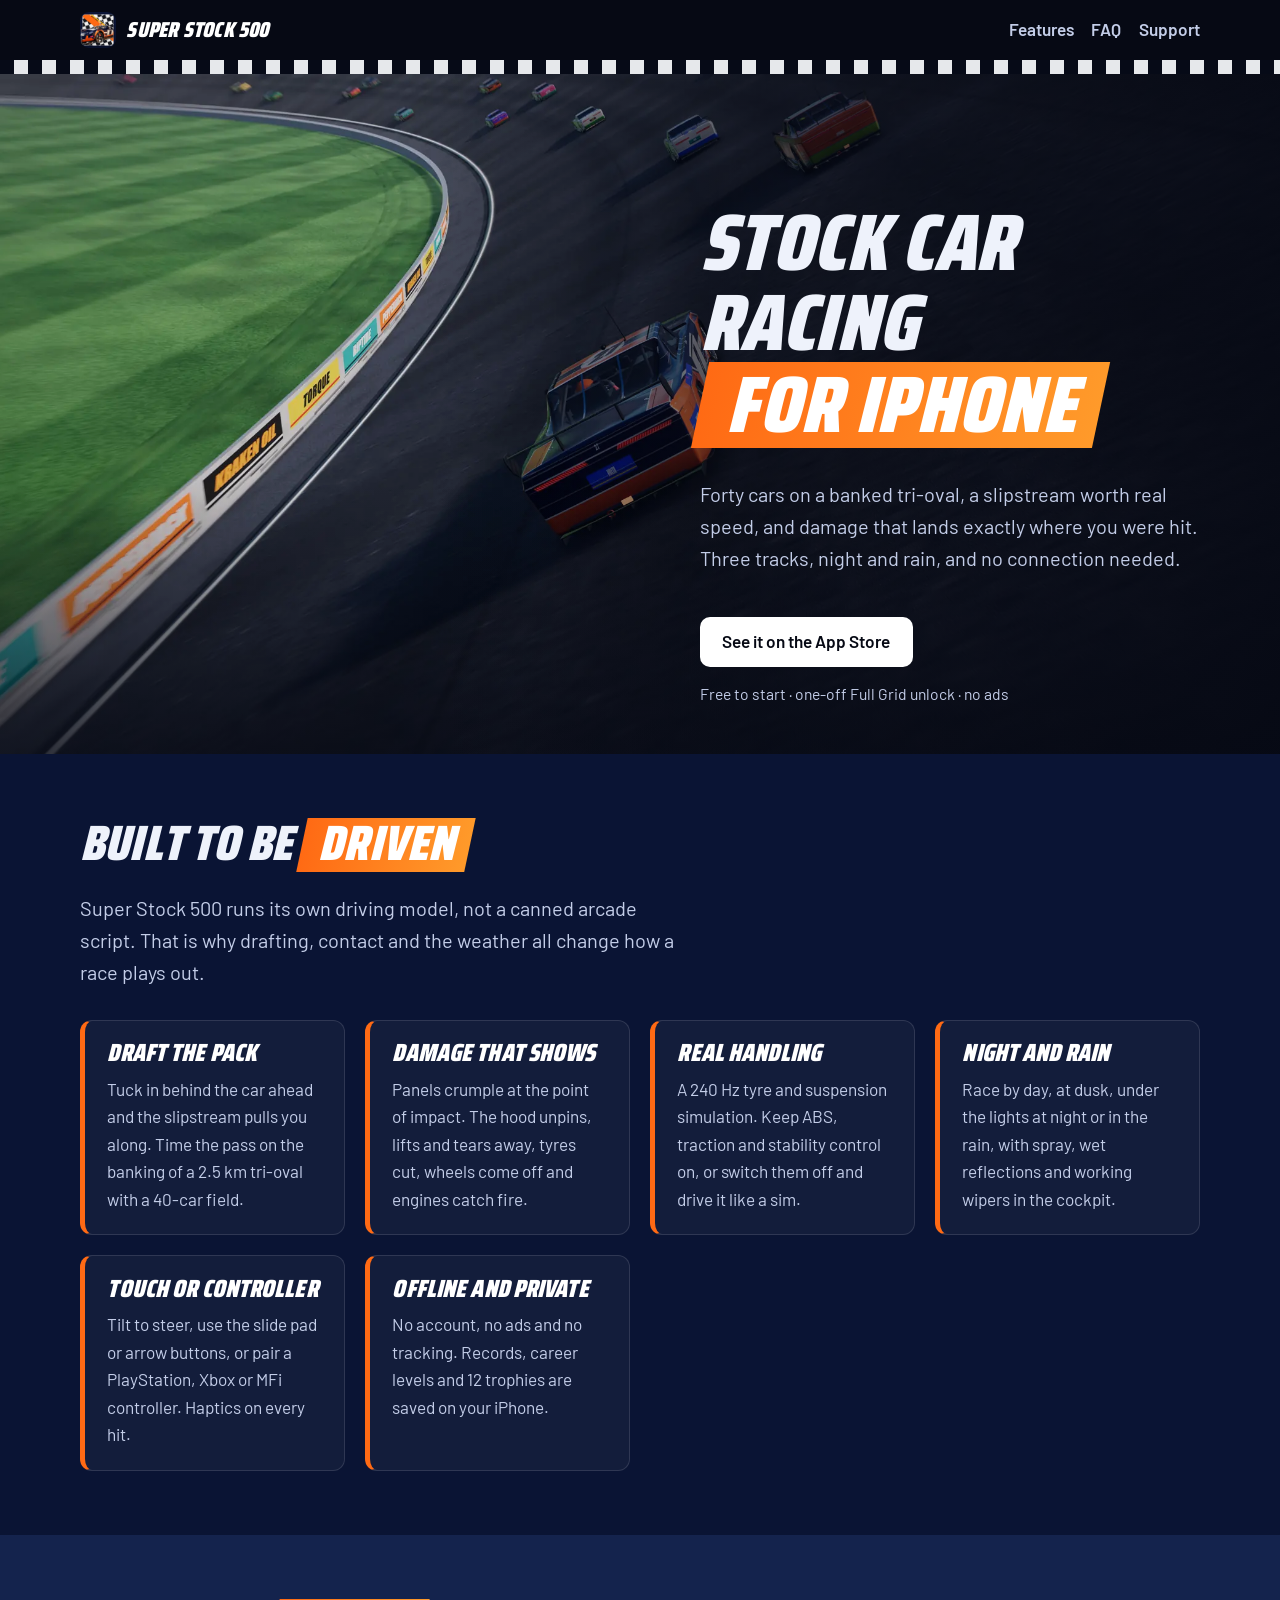
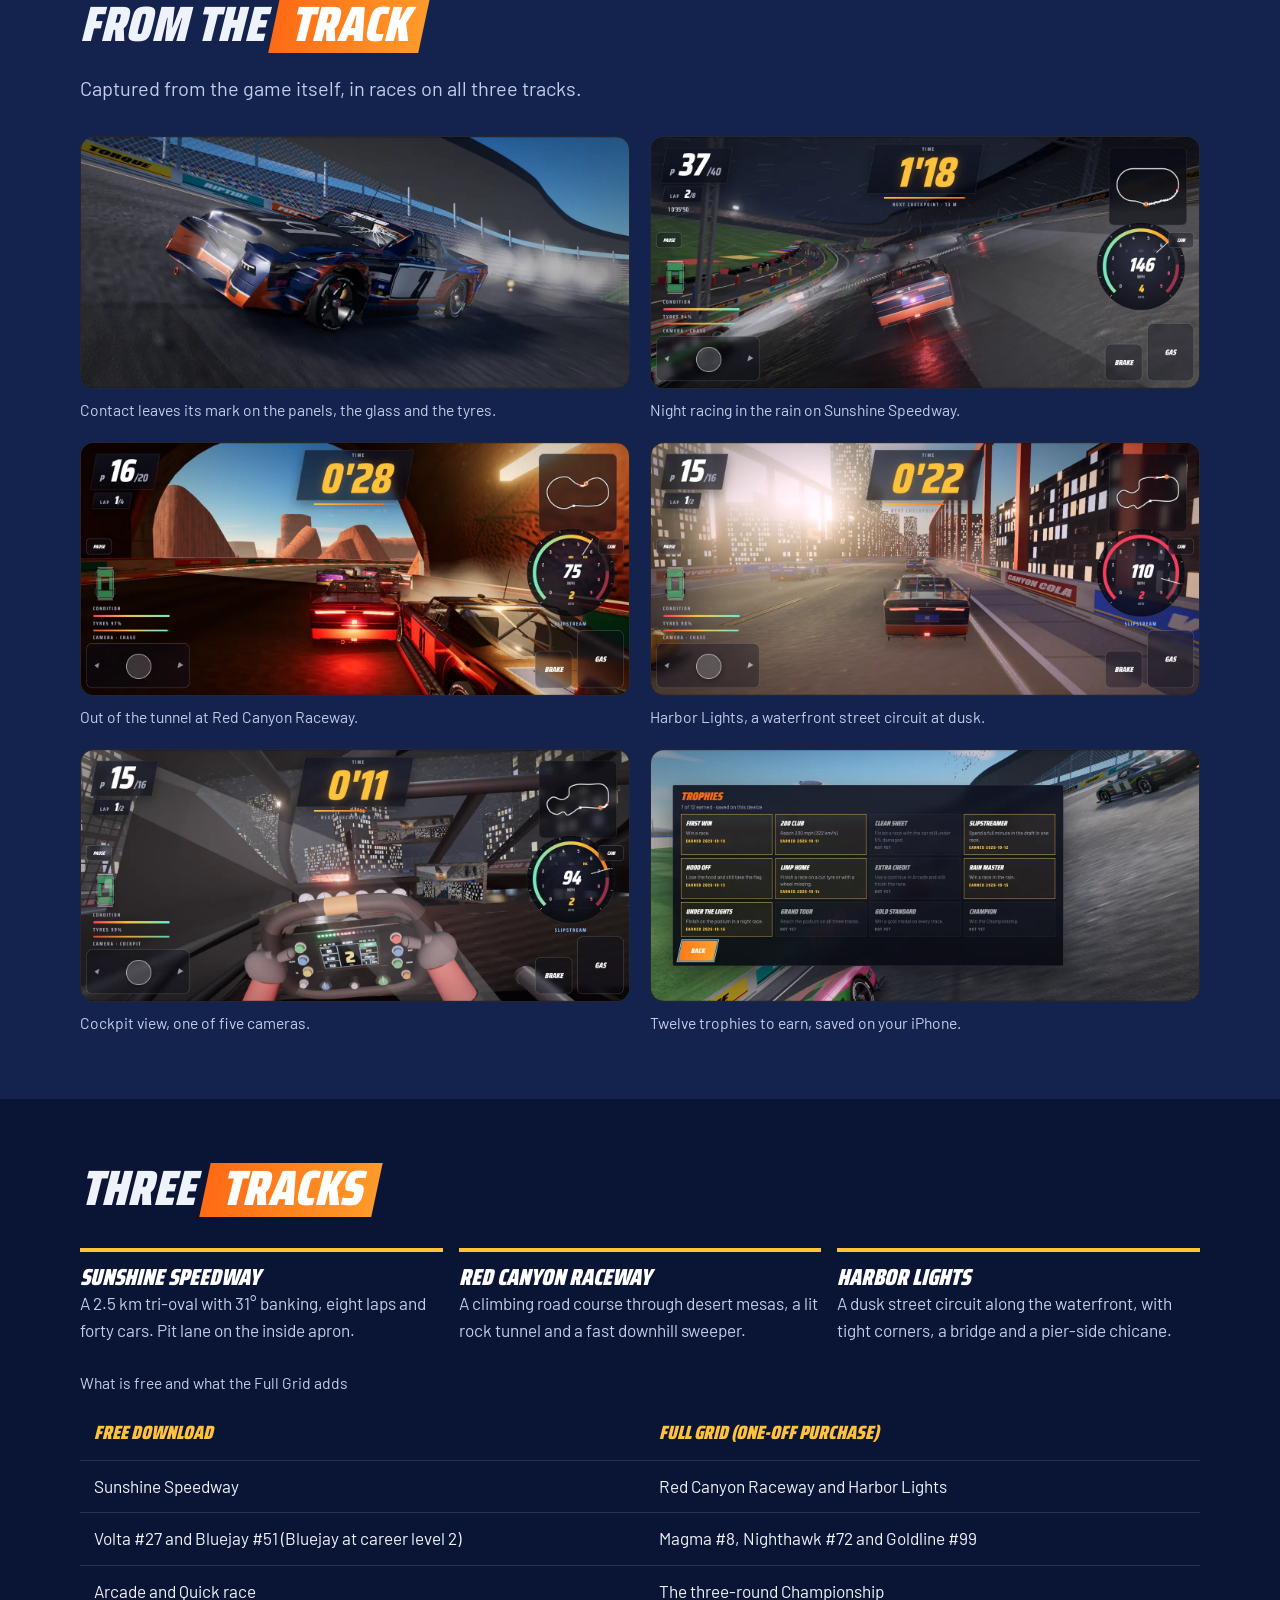
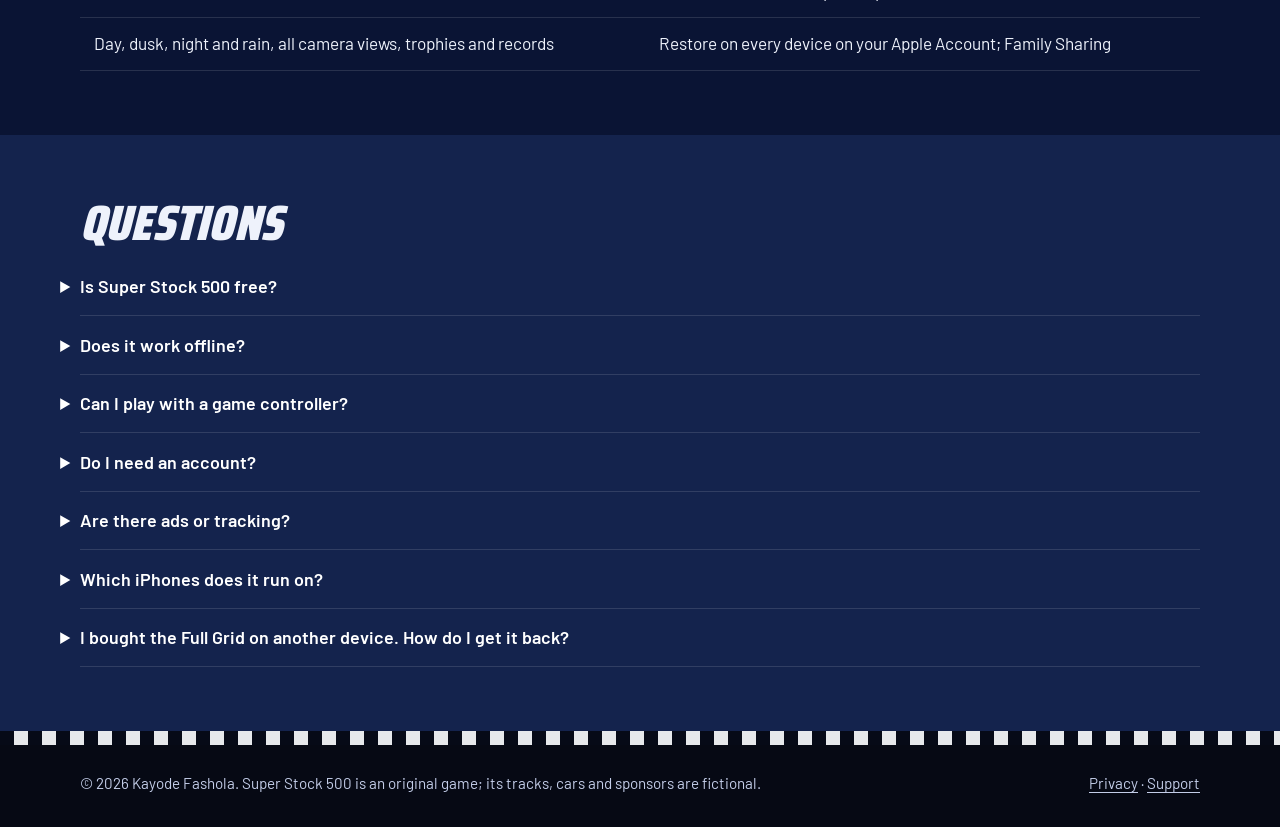
<file: index.html>
<!doctype html>
<html lang="en-GB">
<head>
<meta charset="utf-8">
<meta name="viewport" content="width=device-width,initial-scale=1">
<title>Super Stock 500: Stock Car Racing Game for iPhone, Offline</title>
<meta name="description" content="Stock car racing for iPhone: a 40-car banked oval, real crash damage, drafting, rain and night races, and controller support. Offline, with no ads.">
<link rel="canonical" href="https://kdevelopment2026.github.io/super-stock-500/">
<meta name="apple-itunes-app" content="app-id=6827441422">
<meta name="theme-color" content="#0a1434">
<meta name="color-scheme" content="dark">
<link rel="icon" type="image/png" sizes="32x32" href="assets/favicon-32.png">
<link rel="icon" type="image/png" sizes="48x48" href="assets/favicon-48.png">
<link rel="apple-touch-icon" href="assets/apple-touch-icon.png">
<link rel="preload" href="assets/fonts/SairaCondensed-900.woff2" as="font" type="font/woff2" crossorigin>
<link rel="stylesheet" href="style.css">
<meta property="og:type" content="website">
<meta property="og:site_name" content="Super Stock 500">
<meta property="og:locale" content="en_GB">
<meta property="og:title" content="Super Stock 500: Stock Car Racing for iPhone">
<meta property="og:description" content="Forty cars on a banked tri-oval, a slipstream worth real speed and damage that lands where you were hit. Three tracks, rain and night racing, offline with no ads.">
<meta property="og:url" content="https://kdevelopment2026.github.io/super-stock-500/">
<meta property="og:image" content="https://kdevelopment2026.github.io/super-stock-500/assets/og-image.jpg">
<meta property="og:image:width" content="1200">
<meta property="og:image:height" content="630">
<meta property="og:image:alt" content="A pack of stock cars racing three wide on the banking of Sunshine Speedway in Super Stock 500">
<meta name="twitter:card" content="summary_large_image">
<meta name="twitter:title" content="Super Stock 500: Stock Car Racing for iPhone">
<meta name="twitter:description" content="A 40-car banked oval, real crash damage, rain and night racing. Offline, no ads, controller support.">
<meta name="twitter:image" content="https://kdevelopment2026.github.io/super-stock-500/assets/og-image.jpg">
<meta name="twitter:image:alt" content="A pack of stock cars racing three wide on the banking of Sunshine Speedway in Super Stock 500">
<script type="application/ld+json">
{
  "@context": "https://schema.org",
  "@graph": [
    {
      "@type": "WebSite",
      "@id": "https://kdevelopment2026.github.io/super-stock-500/#website",
      "url": "https://kdevelopment2026.github.io/super-stock-500/",
      "name": "Super Stock 500",
      "inLanguage": "en-GB"
    },
    {
      "@type": ["VideoGame", "MobileApplication"],
      "@id": "https://kdevelopment2026.github.io/super-stock-500/#app",
      "name": "Super Stock 500",
      "alternateName": "Super Stock 500: Car Racing",
      "description": "A stock-car racing game for iPhone with its own 240 Hz tyre and suspension simulation, location-based crash damage and drafting. Three original tracks (a banked tri-oval, a canyon road course with a tunnel and a harbour street circuit at dusk), day, dusk, night and rain, and Arcade, Quick race and a three-round Championship. Plays offline with no ads and no account.",
      "url": "https://kdevelopment2026.github.io/super-stock-500/",
      "image": "https://kdevelopment2026.github.io/super-stock-500/assets/icon-512.png",
      "screenshot": [
        "https://kdevelopment2026.github.io/super-stock-500/assets/shots/draft.jpg",
        "https://kdevelopment2026.github.io/super-stock-500/assets/shots/damage.jpg",
        "https://kdevelopment2026.github.io/super-stock-500/assets/shots/rain.jpg",
        "https://kdevelopment2026.github.io/super-stock-500/assets/shots/canyon.jpg"
      ],
      "installUrl": "https://apps.apple.com/app/id6827441422",
      "sameAs": ["https://apps.apple.com/app/id6827441422"],
      "operatingSystem": "iOS 17 or later",
      "applicationCategory": "GameApplication",
      "applicationSubCategory": "Racing",
      "genre": ["Racing", "Simulation"],
      "gamePlatform": "iPhone",
      "playMode": "SinglePlayer",
      "numberOfPlayers": { "@type": "QuantitativeValue", "value": 1 },
      "contentRating": "4+",
      "inLanguage": "en",
      "isAccessibleForFree": true,
      "author": { "@type": "Person", "name": "Kayode Fashola" },
      "offers": [
        {
          "@type": "Offer",
          "name": "Super Stock 500 (free download: Sunshine Speedway, two cars, Arcade and Quick race)",
          "price": "0",
          "priceCurrency": "GBP",
          "category": "free",
          "url": "https://apps.apple.com/app/id6827441422"
        },
        {
          "@type": "Offer",
          "name": "Full Grid (one-off in-app purchase: Red Canyon Raceway, Harbor Lights, three more cars and the Championship)",
          "price": "2.99",
          "priceCurrency": "GBP",
          "category": "in-app purchase",
          "url": "https://apps.apple.com/app/id6827441422"
        }
      ]
    },
    {
      "@type": "FAQPage",
      "@id": "https://kdevelopment2026.github.io/super-stock-500/#faq",
      "mainEntity": [
        { "@type": "Question", "name": "Is Super Stock 500 free?", "acceptedAnswer": { "@type": "Answer", "text": "Yes. The download is free and includes Sunshine Speedway, two starter cars, Arcade and Quick race, with no time limit and no ads. The Full Grid is a single one-off purchase of £2.99 in the UK that adds Red Canyon Raceway, Harbor Lights, three more cars and the three-round Championship." } },
        { "@type": "Question", "name": "Does it work offline?", "acceptedAnswer": { "@type": "Answer", "text": "Yes. Everything runs on your iPhone, so you can race on a plane, on a train or anywhere without signal. A connection is only used when you buy or restore the Full Grid through the App Store." } },
        { "@type": "Question", "name": "Can I play with a game controller?", "acceptedAnswer": { "@type": "Answer", "text": "Yes. PlayStation, Xbox and MFi controllers work without any setup. On screen you can steer by tilting the phone, with a slide pad or with arrow buttons." } },
        { "@type": "Question", "name": "Do I need an account?", "acceptedAnswer": { "@type": "Answer", "text": "No. There is no sign-in of any kind. Your records, career level and the 12 trophies are saved on your iPhone." } },
        { "@type": "Question", "name": "Are there ads or tracking?", "acceptedAnswer": { "@type": "Answer", "text": "No ads, no analytics and no tracking. The App Store privacy label is Data Not Collected." } },
        { "@type": "Question", "name": "Which iPhones does it run on?", "acceptedAnswer": { "@type": "Answer", "text": "iPhones with iOS 17 or later. The game picks a graphics level to suit your phone, and you can change it in Settings." } },
        { "@type": "Question", "name": "I bought the Full Grid on another device. How do I get it back?", "acceptedAnswer": { "@type": "Answer", "text": "Open Settings in the game, or the Full Grid screen, and tap Restore purchases while signed in to the same Apple Account. Family Sharing is supported." } }
      ]
    }
  ]
}
</script>
</head>
<body>
<a class="skip" href="#main">Skip to content</a>
<header class="top">
  <div class="wrap">
    <a class="brand" href="./"><img src="assets/apple-touch-icon.png" width="36" height="36" alt=""><span>Super Stock 500</span></a>
    <nav class="top" aria-label="Main">
      <a href="#features">Features</a><a href="#faq">FAQ</a><a href="support.html">Support</a>
    </nav>
  </div>
</header>
<div class="chequer" aria-hidden="true"></div>

<main id="main">
  <section class="hero" aria-labelledby="hero-title" style="padding:0">
    <picture>
      <source type="image/webp" srcset="assets/shots/hero.webp">
      <img src="assets/shots/hero.jpg" width="2400" height="1105" alt="A pack of stock cars nose to tail on the banking of Sunshine Speedway under a blue sky" fetchpriority="high">
    </picture>
    <div class="copy">
      <div class="wrap">
        <h1 id="hero-title">Stock car racing<br><span class="plate"><span>for iPhone</span></span></h1>
        <p class="lede">Forty cars on a banked tri-oval, a slipstream worth real speed, and damage that lands exactly where you were hit. Three tracks, night and rain, and no connection needed.</p>
        <div class="cta">
          <a class="btn" href="https://apps.apple.com/app/id6827441422">
            See it on the App Store
          </a>
          <span class="note">Free to start · one-off Full Grid unlock · no ads</span>
        </div>
      </div>
    </div>
  </section>

  <section id="features" aria-labelledby="features-title">
    <div class="wrap">
      <h2 id="features-title">Built to be <span class="plate"><span>driven</span></span></h2>
      <p class="lede">Super Stock 500 runs its own driving model, not a canned arcade script. That is why drafting, contact and the weather all change how a race plays out.</p>
      <div class="grid">
        <div class="card"><h3>Draft the pack</h3><p>Tuck in behind the car ahead and the slipstream pulls you along. Time the pass on the banking of a 2.5 km tri-oval with a 40-car field.</p></div>
        <div class="card"><h3>Damage that shows</h3><p>Panels crumple at the point of impact. The hood unpins, lifts and tears away, tyres cut, wheels come off and engines catch fire.</p></div>
        <div class="card"><h3>Real handling</h3><p>A 240 Hz tyre and suspension simulation. Keep ABS, traction and stability control on, or switch them off and drive it like a sim.</p></div>
        <div class="card"><h3>Night and rain</h3><p>Race by day, at dusk, under the lights at night or in the rain, with spray, wet reflections and working wipers in the cockpit.</p></div>
        <div class="card"><h3>Touch or controller</h3><p>Tilt to steer, use the slide pad or arrow buttons, or pair a PlayStation, Xbox or MFi controller. Haptics on every hit.</p></div>
        <div class="card"><h3>Offline and private</h3><p>No account, no ads and no tracking. Records, career levels and 12 trophies are saved on your iPhone.</p></div>
      </div>
    </div>
  </section>

  <section class="alt" id="screenshots" aria-labelledby="shots-title">
    <div class="wrap">
      <h2 id="shots-title">From the <span class="plate"><span>track</span></span></h2>
      <p class="lede">Captured from the game itself, in races on all three tracks.</p>
      <div class="shots">
        <figure><picture><source type="image/webp" srcset="assets/shots/damage.webp"><img src="assets/shots/damage.jpg" width="1434" height="660" loading="lazy" decoding="async" alt="A stock car with a crumpled nose, a cracked windscreen and smoke trailing after contact"></picture><figcaption>Contact leaves its mark on the panels, the glass and the tyres.</figcaption></figure>
        <figure><picture><source type="image/webp" srcset="assets/shots/rain.webp"><img src="assets/shots/rain.jpg" width="1434" height="660" loading="lazy" decoding="async" alt="Stock cars throwing up spray on a wet oval at night, tail lights reflected in the track"></picture><figcaption>Night racing in the rain on Sunshine Speedway.</figcaption></figure>
        <figure><picture><source type="image/webp" srcset="assets/shots/canyon.webp"><img src="assets/shots/canyon.jpg" width="1434" height="660" loading="lazy" decoding="async" alt="Cars leaving the rock tunnel on Red Canyon Raceway with desert mesas ahead"></picture><figcaption>Out of the tunnel at Red Canyon Raceway.</figcaption></figure>
        <figure><picture><source type="image/webp" srcset="assets/shots/harbour.webp"><img src="assets/shots/harbour.jpg" width="1434" height="660" loading="lazy" decoding="async" alt="A stock car racing between lit buildings and a bridge on the Harbor Lights street circuit at dusk"></picture><figcaption>Harbor Lights, a waterfront street circuit at dusk.</figcaption></figure>
        <figure><picture><source type="image/webp" srcset="assets/shots/cockpit.webp"><img src="assets/shots/cockpit.jpg" width="1434" height="660" loading="lazy" decoding="async" alt="The cockpit view at night, with the steering wheel, dash display and a rain-streaked windscreen"></picture><figcaption>Cockpit view, one of five cameras.</figcaption></figure>
        <figure><picture><source type="image/webp" srcset="assets/shots/trophies.webp"><img src="assets/shots/trophies.jpg" width="1434" height="660" loading="lazy" decoding="async" alt="The Trophies screen listing twelve trophies such as Slipstreamer, Hood Off and Rain Master"></picture><figcaption>Twelve trophies to earn, saved on your iPhone.</figcaption></figure>
      </div>
    </div>
  </section>

  <section aria-labelledby="tracks-title">
    <div class="wrap">
      <h2 id="tracks-title">Three <span class="plate"><span>tracks</span></span></h2>
      <div class="tracks">
        <div><b>Sunshine Speedway</b><span>A 2.5 km tri-oval with 31° banking, eight laps and forty cars. Pit lane on the inside apron.</span></div>
        <div><b>Red Canyon Raceway</b><span>A climbing road course through desert mesas, a lit rock tunnel and a fast downhill sweeper.</span></div>
        <div><b>Harbor Lights</b><span>A dusk street circuit along the waterfront, with tight corners, a bridge and a pier-side chicane.</span></div>
      </div>
      <div class="table-wrap">
        <table>
          <caption class="note" style="text-align:left;padding-bottom:.6rem">What is free and what the Full Grid adds</caption>
          <thead><tr><th scope="col">Free download</th><th scope="col">Full Grid (one-off purchase)</th></tr></thead>
          <tbody>
            <tr><td>Sunshine Speedway</td><td>Red Canyon Raceway and Harbor Lights</td></tr>
            <tr><td>Volta #27 and Bluejay #51 (Bluejay at career level 2)</td><td>Magma #8, Nighthawk #72 and Goldline #99</td></tr>
            <tr><td>Arcade and Quick race</td><td>The three-round Championship</td></tr>
            <tr><td>Day, dusk, night and rain, all camera views, trophies and records</td><td>Restore on every device on your Apple Account; Family Sharing</td></tr>
          </tbody>
        </table>
      </div>
    </div>
  </section>

  <section class="alt faq" id="faq" aria-labelledby="faq-title">
    <div class="wrap">
      <h2 id="faq-title">Questions</h2>
      <details><summary>Is Super Stock 500 free?</summary><p>Yes. The download is free and includes Sunshine Speedway, two starter cars, Arcade and Quick race, with no time limit and no ads. The Full Grid is a single one-off purchase of £2.99 in the UK that adds Red Canyon Raceway, Harbor Lights, three more cars and the three-round Championship.</p></details>
      <details><summary>Does it work offline?</summary><p>Yes. Everything runs on your iPhone, so you can race on a plane, on a train or anywhere without signal. A connection is only used when you buy or restore the Full Grid through the App Store.</p></details>
      <details><summary>Can I play with a game controller?</summary><p>Yes. PlayStation, Xbox and MFi controllers work without any setup. On screen you can steer by tilting the phone, with a slide pad or with arrow buttons.</p></details>
      <details><summary>Do I need an account?</summary><p>No. There is no sign-in of any kind. Your records, career level and the 12 trophies are saved on your iPhone.</p></details>
      <details><summary>Are there ads or tracking?</summary><p>No ads, no analytics and no tracking. The App Store privacy label is Data Not Collected. See the <a href="privacy.html">privacy policy</a>.</p></details>
      <details><summary>Which iPhones does it run on?</summary><p>iPhones with iOS 17 or later. The game picks a graphics level to suit your phone, and you can change it in Settings.</p></details>
      <details><summary>I bought the Full Grid on another device. How do I get it back?</summary><p>Open Settings in the game, or the Full Grid screen, and tap Restore purchases while signed in to the same Apple Account. Family Sharing is supported.</p></details>
    </div>
  </section>
</main>

<div class="chequer" aria-hidden="true"></div>
<footer>
  <div class="wrap">
    <span>© 2026 Kayode Fashola. Super Stock 500 is an original game; its tracks, cars and sponsors are fictional.</span>
    <span><a href="privacy.html">Privacy</a> · <a href="support.html">Support</a></span>
  </div>
</footer>
</body>
</html>
</file>
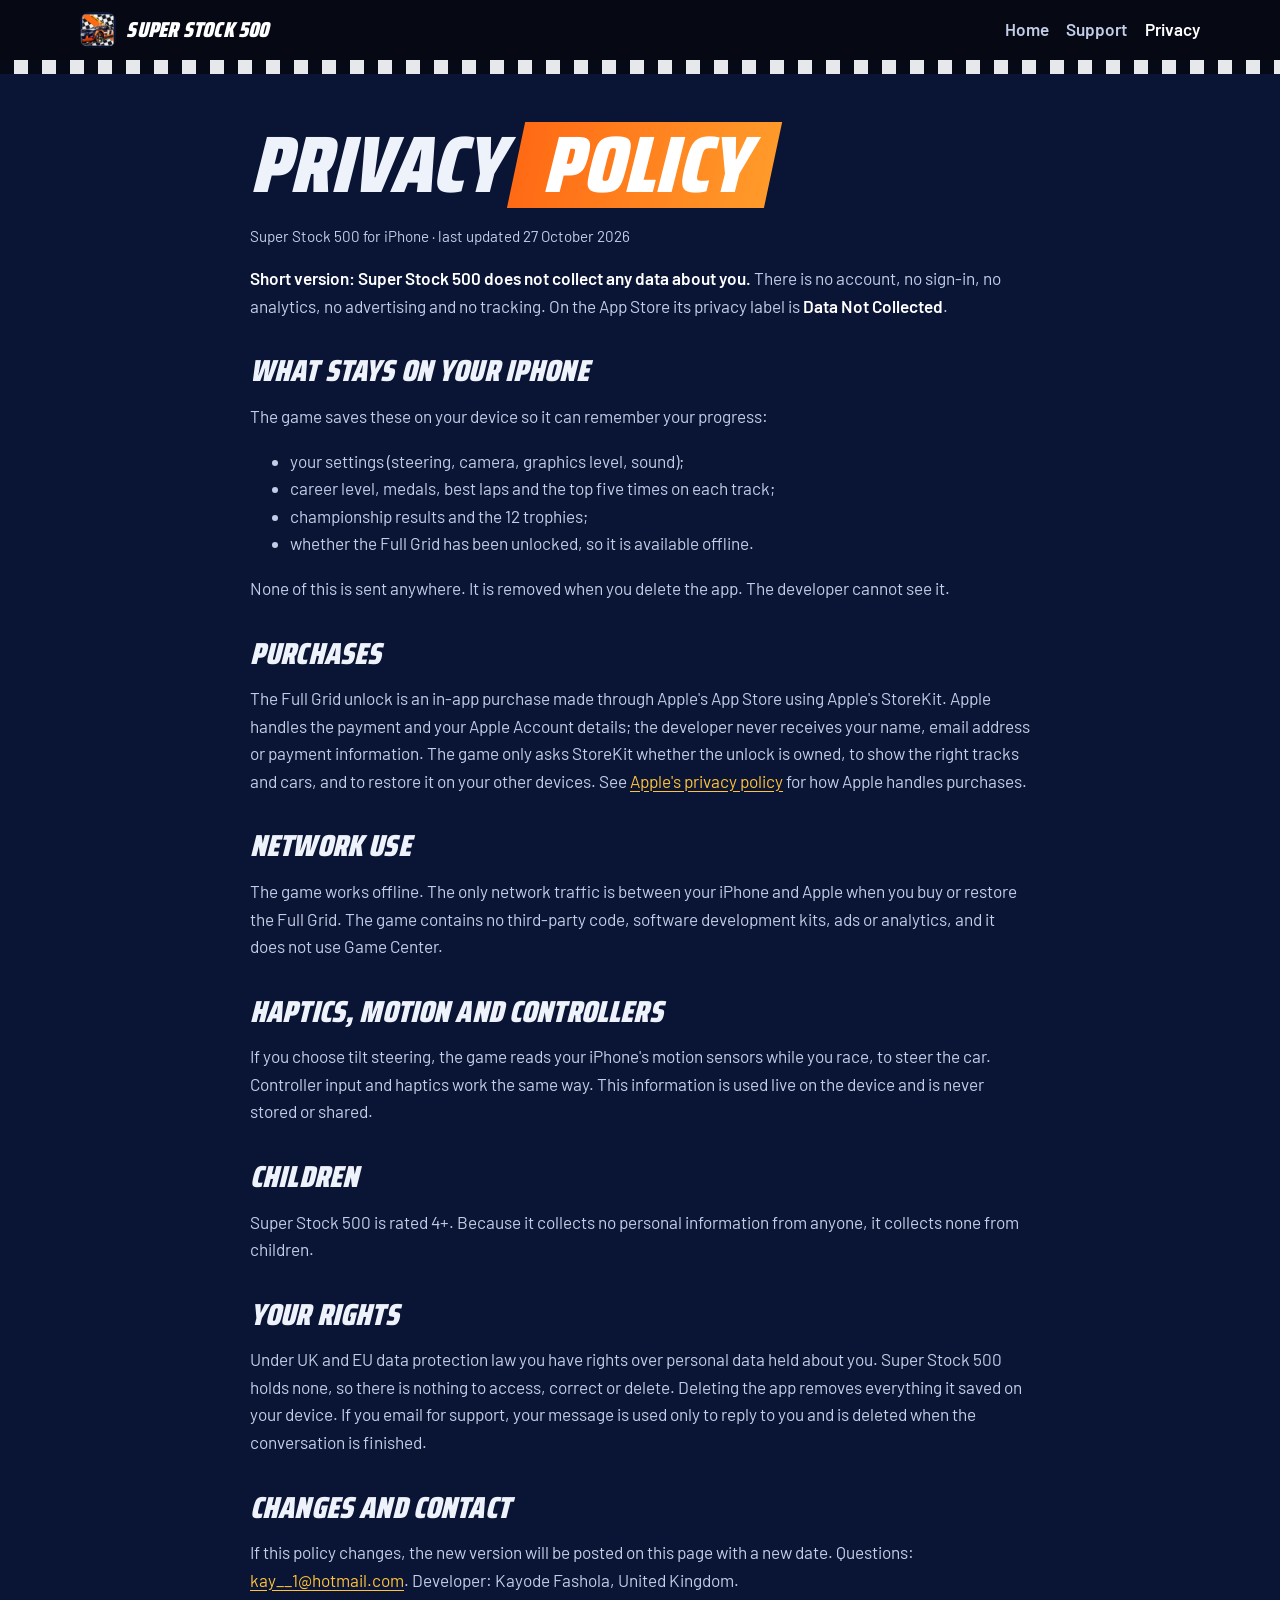
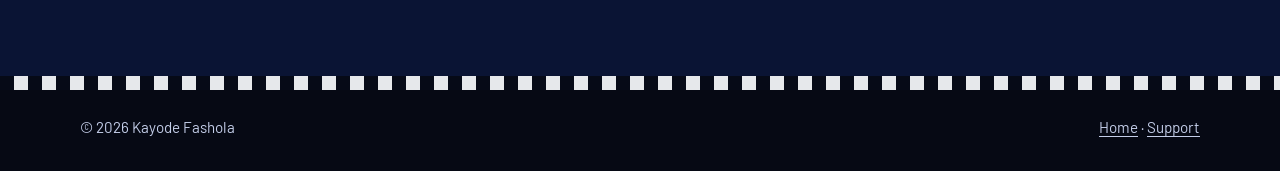
<file: privacy.html>
<!doctype html>
<html lang="en-GB">
<head>
<meta charset="utf-8">
<meta name="viewport" content="width=device-width,initial-scale=1">
<title>Privacy Policy | Super Stock 500 for iPhone</title>
<meta name="description" content="Super Stock 500 collects no data: no account, analytics, ads or tracking. Purchases are handled by Apple through StoreKit.">
<link rel="canonical" href="https://kdevelopment2026.github.io/super-stock-500/privacy.html">
<meta name="apple-itunes-app" content="app-id=6827441422">
<meta name="theme-color" content="#0a1434">
<meta name="color-scheme" content="dark">
<link rel="icon" type="image/png" sizes="32x32" href="assets/favicon-32.png">
<link rel="apple-touch-icon" href="assets/apple-touch-icon.png">
<link rel="stylesheet" href="style.css">
<meta property="og:type" content="article">
<meta property="og:site_name" content="Super Stock 500">
<meta property="og:locale" content="en_GB">
<meta property="og:title" content="Super Stock 500 privacy policy">
<meta property="og:description" content="Data Not Collected: no account, no analytics, no ads and no tracking. Purchases go through Apple.">
<meta property="og:url" content="https://kdevelopment2026.github.io/super-stock-500/privacy.html">
<meta property="og:image" content="https://kdevelopment2026.github.io/super-stock-500/assets/og-image.jpg">
<meta name="twitter:card" content="summary_large_image">
<meta name="twitter:title" content="Super Stock 500 privacy policy">
<meta name="twitter:description" content="Data Not Collected: no account, no analytics, no ads and no tracking.">
<meta name="twitter:image" content="https://kdevelopment2026.github.io/super-stock-500/assets/og-image.jpg">
</head>
<body>
<a class="skip" href="#main">Skip to content</a>
<header class="top">
  <div class="wrap">
    <a class="brand" href="./"><img src="assets/apple-touch-icon.png" width="36" height="36" alt=""><span>Super Stock 500</span></a>
    <nav class="top" aria-label="Main"><a href="./">Home</a><a href="support.html">Support</a><a href="privacy.html" aria-current="page">Privacy</a></nav>
  </div>
</header>
<div class="chequer" aria-hidden="true"></div>
<main id="main" class="doc">
  <div class="wrap">
    <h1>Privacy <span class="plate"><span>policy</span></span></h1>
    <p class="updated">Super Stock 500 for iPhone · last updated 27 October 2026</p>

    <p><strong>Short version: Super Stock 500 does not collect any data about you.</strong> There is no account, no sign-in, no analytics, no advertising and no tracking. On the App Store its privacy label is <strong>Data Not Collected</strong>.</p>

    <h2>What stays on your iPhone</h2>
    <p>The game saves these on your device so it can remember your progress:</p>
    <ul>
      <li>your settings (steering, camera, graphics level, sound);</li>
      <li>career level, medals, best laps and the top five times on each track;</li>
      <li>championship results and the 12 trophies;</li>
      <li>whether the Full Grid has been unlocked, so it is available offline.</li>
    </ul>
    <p>None of this is sent anywhere. It is removed when you delete the app. The developer cannot see it.</p>

    <h2>Purchases</h2>
    <p>The Full Grid unlock is an in-app purchase made through Apple's App Store using Apple's StoreKit. Apple handles the payment and your Apple Account details; the developer never receives your name, email address or payment information. The game only asks StoreKit whether the unlock is owned, to show the right tracks and cars, and to restore it on your other devices. See <a href="https://www.apple.com/legal/privacy/">Apple's privacy policy</a> for how Apple handles purchases.</p>

    <h2>Network use</h2>
    <p>The game works offline. The only network traffic is between your iPhone and Apple when you buy or restore the Full Grid. The game contains no third-party code, software development kits, ads or analytics, and it does not use Game Center.</p>

    <h2>Haptics, motion and controllers</h2>
    <p>If you choose tilt steering, the game reads your iPhone's motion sensors while you race, to steer the car. Controller input and haptics work the same way. This information is used live on the device and is never stored or shared.</p>

    <h2>Children</h2>
    <p>Super Stock 500 is rated 4+. Because it collects no personal information from anyone, it collects none from children.</p>

    <h2>Your rights</h2>
    <p>Under UK and EU data protection law you have rights over personal data held about you. Super Stock 500 holds none, so there is nothing to access, correct or delete. Deleting the app removes everything it saved on your device. If you email for support, your message is used only to reply to you and is deleted when the conversation is finished.</p>

    <h2>Changes and contact</h2>
    <p>If this policy changes, the new version will be posted on this page with a new date. Questions: <a href="mailto:kay__1@hotmail.com?subject=Super%20Stock%20500%20privacy">kay__1@hotmail.com</a>. Developer: Kayode Fashola, United Kingdom.</p>
  </div>
</main>
<div class="chequer" aria-hidden="true"></div>
<footer>
  <div class="wrap">
    <span>© 2026 Kayode Fashola</span>
    <span><a href="./">Home</a> · <a href="support.html">Support</a></span>
  </div>
</footer>
</body>
</html>
</file>
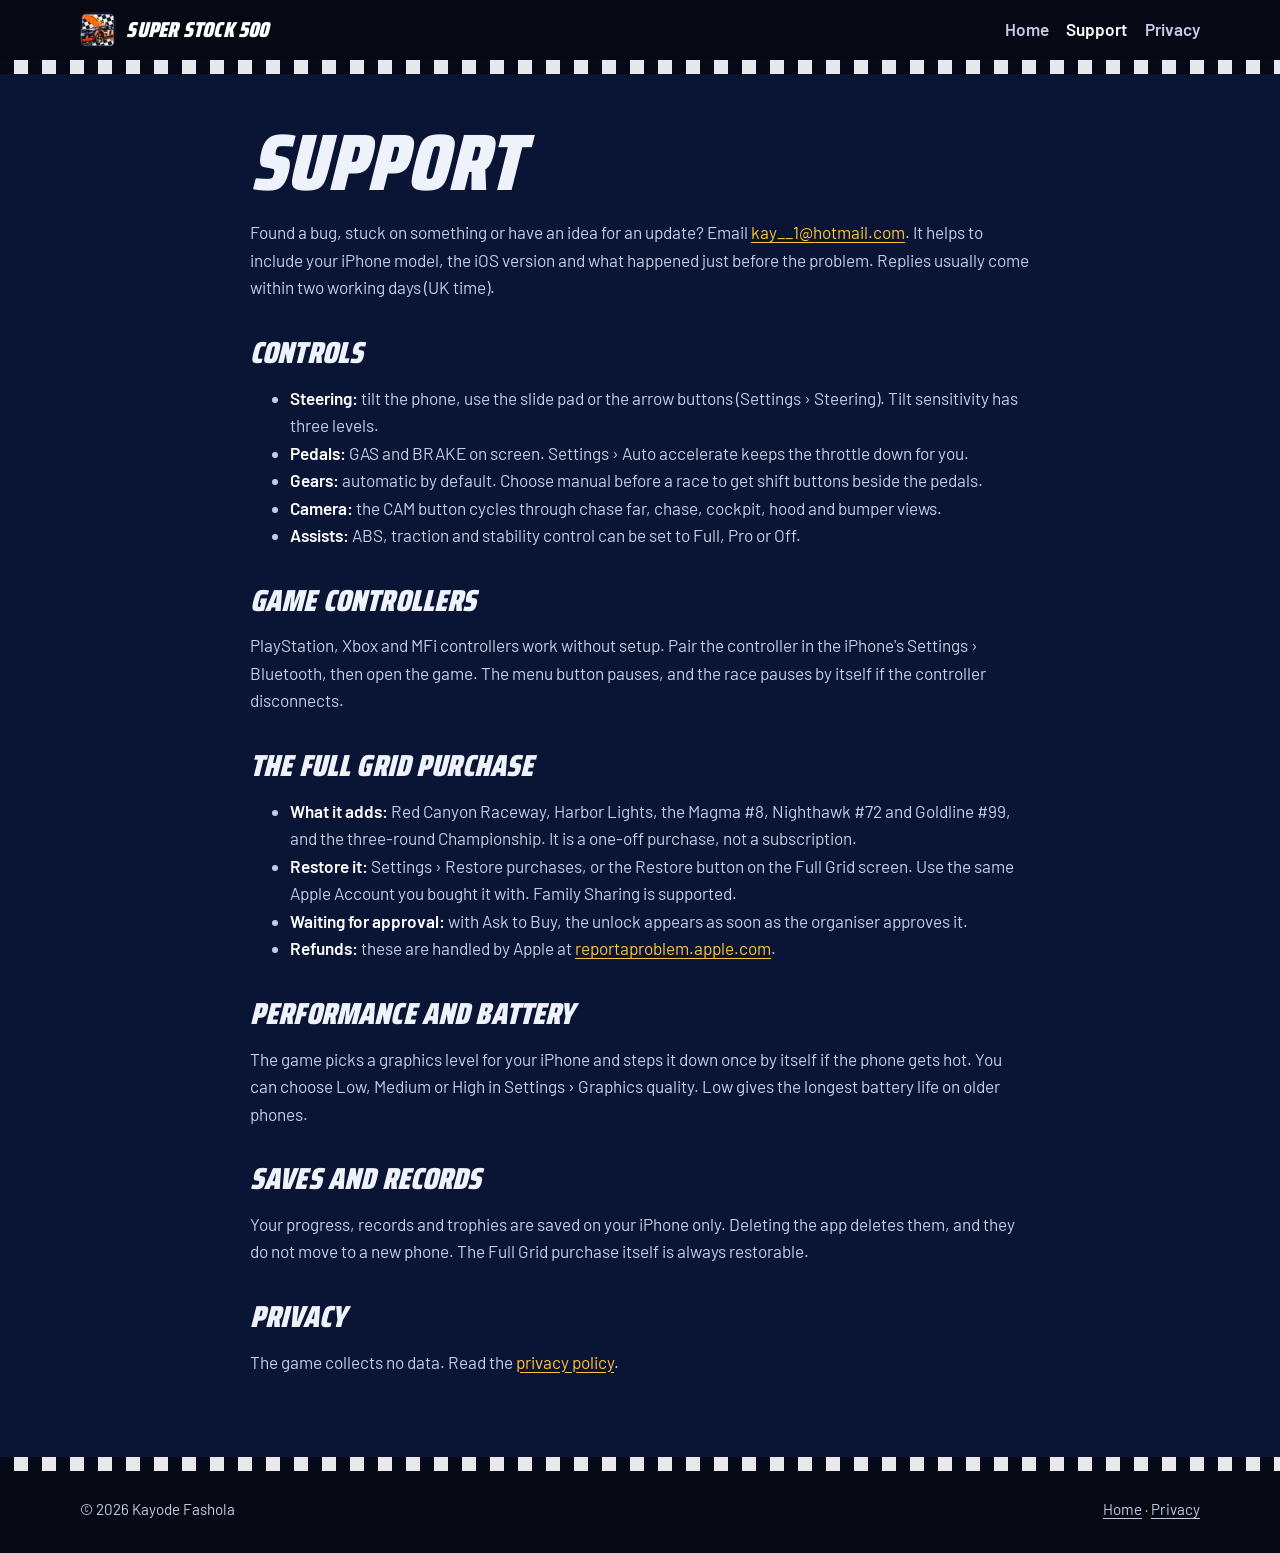
<file: support.html>
<!doctype html>
<html lang="en-GB">
<head>
<meta charset="utf-8">
<meta name="viewport" content="width=device-width,initial-scale=1">
<title>Support and Help | Super Stock 500 for iPhone</title>
<meta name="description" content="Help with Super Stock 500: controls, game controllers, restoring the Full Grid purchase, graphics settings and how to contact the developer.">
<link rel="canonical" href="https://kdevelopment2026.github.io/super-stock-500/support.html">
<meta name="apple-itunes-app" content="app-id=6827441422">
<meta name="theme-color" content="#0a1434">
<meta name="color-scheme" content="dark">
<link rel="icon" type="image/png" sizes="32x32" href="assets/favicon-32.png">
<link rel="apple-touch-icon" href="assets/apple-touch-icon.png">
<link rel="stylesheet" href="style.css">
<meta property="og:type" content="article">
<meta property="og:site_name" content="Super Stock 500">
<meta property="og:locale" content="en_GB">
<meta property="og:title" content="Super Stock 500 support">
<meta property="og:description" content="Controls, controllers, restoring purchases and how to get in touch.">
<meta property="og:url" content="https://kdevelopment2026.github.io/super-stock-500/support.html">
<meta property="og:image" content="https://kdevelopment2026.github.io/super-stock-500/assets/og-image.jpg">
<meta name="twitter:card" content="summary_large_image">
<meta name="twitter:title" content="Super Stock 500 support">
<meta name="twitter:description" content="Controls, controllers, restoring purchases and how to get in touch.">
<meta name="twitter:image" content="https://kdevelopment2026.github.io/super-stock-500/assets/og-image.jpg">
</head>
<body>
<a class="skip" href="#main">Skip to content</a>
<header class="top">
  <div class="wrap">
    <a class="brand" href="./"><img src="assets/apple-touch-icon.png" width="36" height="36" alt=""><span>Super Stock 500</span></a>
    <nav class="top" aria-label="Main"><a href="./">Home</a><a href="support.html" aria-current="page">Support</a><a href="privacy.html">Privacy</a></nav>
  </div>
</header>
<div class="chequer" aria-hidden="true"></div>
<main id="main" class="doc">
  <div class="wrap">
    <h1>Support</h1>
    <p>Found a bug, stuck on something or have an idea for an update? Email <a href="mailto:kay__1@hotmail.com?subject=Super%20Stock%20500%20support">kay__1@hotmail.com</a>. It helps to include your iPhone model, the iOS version and what happened just before the problem. Replies usually come within two working days (UK time).</p>

    <h2>Controls</h2>
    <ul>
      <li><strong>Steering:</strong> tilt the phone, use the slide pad or the arrow buttons (Settings › Steering). Tilt sensitivity has three levels.</li>
      <li><strong>Pedals:</strong> GAS and BRAKE on screen. Settings › Auto accelerate keeps the throttle down for you.</li>
      <li><strong>Gears:</strong> automatic by default. Choose manual before a race to get shift buttons beside the pedals.</li>
      <li><strong>Camera:</strong> the CAM button cycles through chase far, chase, cockpit, hood and bumper views.</li>
      <li><strong>Assists:</strong> ABS, traction and stability control can be set to Full, Pro or Off.</li>
    </ul>

    <h2>Game controllers</h2>
    <p>PlayStation, Xbox and MFi controllers work without setup. Pair the controller in the iPhone's Settings › Bluetooth, then open the game. The menu button pauses, and the race pauses by itself if the controller disconnects.</p>

    <h2>The Full Grid purchase</h2>
    <ul>
      <li><strong>What it adds:</strong> Red Canyon Raceway, Harbor Lights, the Magma #8, Nighthawk #72 and Goldline #99, and the three-round Championship. It is a one-off purchase, not a subscription.</li>
      <li><strong>Restore it:</strong> Settings › Restore purchases, or the Restore button on the Full Grid screen. Use the same Apple Account you bought it with. Family Sharing is supported.</li>
      <li><strong>Waiting for approval:</strong> with Ask to Buy, the unlock appears as soon as the organiser approves it.</li>
      <li><strong>Refunds:</strong> these are handled by Apple at <a href="https://reportaproblem.apple.com/">reportaproblem.apple.com</a>.</li>
    </ul>

    <h2>Performance and battery</h2>
    <p>The game picks a graphics level for your iPhone and steps it down once by itself if the phone gets hot. You can choose Low, Medium or High in Settings › Graphics quality. Low gives the longest battery life on older phones.</p>

    <h2>Saves and records</h2>
    <p>Your progress, records and trophies are saved on your iPhone only. Deleting the app deletes them, and they do not move to a new phone. The Full Grid purchase itself is always restorable.</p>

    <h2>Privacy</h2>
    <p>The game collects no data. Read the <a href="privacy.html">privacy policy</a>.</p>
  </div>
</main>
<div class="chequer" aria-hidden="true"></div>
<footer>
  <div class="wrap">
    <span>© 2026 Kayode Fashola</span>
    <span><a href="./">Home</a> · <a href="privacy.html">Privacy</a></span>
  </div>
</footer>
</body>
</html>
</file>
<file: style.css>
/* Super Stock 500 site: navy, orange and the chequered flag, with the game's own fonts (Saira Condensed, Barlow; OFL) */
@font-face { font-family: 'Saira Condensed'; font-weight: 900; font-style: normal; font-display: swap; src: url(assets/fonts/SairaCondensed-900.woff2) format('woff2'); }
@font-face { font-family: 'Barlow'; font-weight: 400; font-style: normal; font-display: swap; src: url(assets/fonts/Barlow-400.woff2) format('woff2'); }
@font-face { font-family: 'Barlow'; font-weight: 600; font-style: normal; font-display: swap; src: url(assets/fonts/Barlow-600.woff2) format('woff2'); }

:root {
  --navy: #0a1434; --navy-2: #14234d; --ink: #060914; --hot: #ff6a14; --hot-2: #ff9a2a; --amber: #ffc23a;
  --text: #eef2fb; --mist: #c3cde8; --line: rgba(255, 255, 255, .12);
  --head: 'Saira Condensed', 'Arial Narrow', 'Roboto Condensed', system-ui, sans-serif;
  --body: 'Barlow', system-ui, -apple-system, 'Segoe UI', Roboto, sans-serif;
  color-scheme: dark;
}
* { box-sizing: border-box; }
html { -webkit-text-size-adjust: 100%; }
body { margin: 0; background: var(--navy); color: var(--text); font: 400 1.075rem/1.6 var(--body); }
img { max-width: 100%; height: auto; display: block; }
a { color: var(--amber); text-underline-offset: .18em; }
a:hover { color: #fff; }
:focus-visible { outline: 3px solid var(--amber); outline-offset: 3px; border-radius: 4px; }
.skip { position: absolute; left: -999px; top: 0; background: var(--amber); color: var(--ink); padding: .6rem 1rem; z-index: 10; }
.skip:focus { left: 1rem; top: 1rem; }
.wrap { width: min(1160px, 100%); margin: 0 auto; padding-inline: 1.25rem; }

/* chequered strip */
.chequer { height: 14px; background:
  conic-gradient(#fff 25%, var(--ink) 0 50%, #fff 0 75%, var(--ink) 0) 0 0 / 28px 28px; opacity: .9; }

header.top { background: var(--ink); }
header.top .wrap { display: flex; align-items: center; justify-content: space-between; gap: 1rem; padding-block: .75rem; }
.brand { display: flex; align-items: center; gap: .65rem; color: #fff; text-decoration: none; font: 900 1.35rem/1 var(--head); font-style: italic; letter-spacing: .01em; text-transform: uppercase; }
.brand img { width: 36px; height: 36px; border-radius: 9px; }
nav.top a { color: var(--mist); text-decoration: none; margin-left: 1.1rem; font-weight: 600; }
nav.top a:hover, nav.top a[aria-current] { color: #fff; }

h1, h2, h3 { font-family: var(--head); font-weight: 900; font-style: italic; text-transform: uppercase; line-height: 1; letter-spacing: .005em; margin: 0 0 .6rem; }
h1 { font-size: clamp(2.6rem, 6.4vw, 5rem); }
h2 { font-size: clamp(2rem, 4.2vw, 3.1rem); }
h3 { font-size: 1.55rem; }
.plate { display: inline-block; background: linear-gradient(90deg, var(--hot), var(--hot-2)); color: #fff; padding: .02em .32em .06em; transform: skewX(-12deg); }
.plate > span { display: inline-block; transform: skewX(12deg); }
.lede { font-size: 1.25rem; color: var(--mist); max-width: 38rem; }

/* hero */
.hero { position: relative; overflow: hidden; background: var(--ink); }
.hero picture img { width: 100%; aspect-ratio: 2868 / 1320; object-fit: cover; opacity: .9; }
.hero .copy { padding-block: 2.2rem 2.8rem; }
@media (min-width: 900px) {
  .hero picture img { aspect-ratio: auto; height: min(78vh, 680px); object-position: 30% 70%; }
  /* the hero car runs on the left half of the frame, so the copy sits on the open track to the right */
  .hero .copy { position: absolute; inset: 0; display: flex; flex-direction: column; justify-content: flex-end; padding-block: 3rem;
    background: linear-gradient(270deg, rgba(6, 9, 20, .9) 0%, rgba(6, 9, 20, .62) 40%, rgba(6, 9, 20, 0) 66%), linear-gradient(0deg, rgba(6, 9, 20, .7), rgba(6, 9, 20, 0) 40%); }
  .hero .copy .wrap { display: flex; flex-direction: column; align-items: flex-start; padding-left: max(1.25rem, calc(100% - 640px)); }
}
.cta { display: flex; flex-wrap: wrap; align-items: center; gap: .9rem 1.4rem; margin-top: 1.4rem; }
.btn { display: inline-flex; align-items: center; gap: .55rem; min-height: 48px; padding: .7rem 1.4rem; border-radius: 10px; background: #fff; color: var(--ink); text-decoration: none; font-weight: 600; }
.btn:hover { background: var(--amber); color: var(--ink); }
.btn svg { width: 22px; height: 22px; }
.note { color: var(--mist); font-size: .98rem; }

section { padding-block: 4rem; }
section.alt { background: var(--navy-2); }

/* features */
.grid { display: grid; gap: 1.25rem; grid-template-columns: repeat(auto-fit, minmax(250px, 1fr)); margin-top: 2rem; }
.card { background: rgba(255, 255, 255, .04); border: 1px solid var(--line); border-left: 5px solid var(--hot); border-radius: 12px; padding: 1.3rem 1.4rem; }
.card h3 { color: #fff; }
.card p { margin: 0; color: var(--mist); }

/* screenshots */
.shots { display: grid; gap: 1.25rem; grid-template-columns: repeat(auto-fit, minmax(min(100%, 460px), 1fr)); margin-top: 2rem; }
.shots figure { margin: 0; }
.shots img { border-radius: 14px; border: 1px solid var(--line); aspect-ratio: 1434 / 660; width: 100%; background: var(--ink); }
.shots figcaption { margin-top: .5rem; color: var(--mist); font-size: .98rem; }

/* tracks and table */
.tracks { display: grid; gap: 1rem; grid-template-columns: repeat(auto-fit, minmax(240px, 1fr)); margin-top: 2rem; }
.tracks div { border-top: 4px solid var(--amber); padding-top: .8rem; }
.tracks b { display: block; font: 900 1.45rem/1.05 var(--head); font-style: italic; text-transform: uppercase; color: #fff; }
.tracks span { color: var(--mist); }
.table-wrap { overflow-x: auto; margin-top: 1.6rem; }
table { border-collapse: collapse; width: 100%; min-width: 520px; }
th, td { text-align: left; padding: .75rem .9rem; border-bottom: 1px solid var(--line); vertical-align: top; }
th { font-family: var(--head); font-style: italic; text-transform: uppercase; font-size: 1.2rem; color: var(--amber); }

/* FAQ */
.faq details { border-bottom: 1px solid var(--line); padding-block: .9rem; }
.faq summary { cursor: pointer; font-weight: 600; font-size: 1.12rem; color: #fff; list-style-position: outside; }
.faq details p { margin: .6rem 0 0; color: var(--mist); }

/* long-form pages */
main.doc { padding-block: 3rem 4rem; }
main.doc .wrap { max-width: 820px; }
main.doc h2 { font-size: 1.9rem; margin-top: 2.2rem; }
main.doc p, main.doc li { color: var(--mist); }
main.doc strong { color: #fff; }
.updated { color: var(--mist); font-size: .95rem; }

footer { background: var(--ink); color: var(--mist); font-size: .95rem; }
footer .wrap { display: flex; flex-wrap: wrap; justify-content: space-between; gap: .8rem 2rem; padding-block: 1.6rem 2rem; }
footer a { color: var(--mist); }

@media (max-width: 560px) { nav.top a { margin-left: .8rem; font-size: .95rem; } .brand span { display: none; } section { padding-block: 3rem; } }
@media (prefers-reduced-motion: reduce) { * { scroll-behavior: auto !important; } }
</file>
